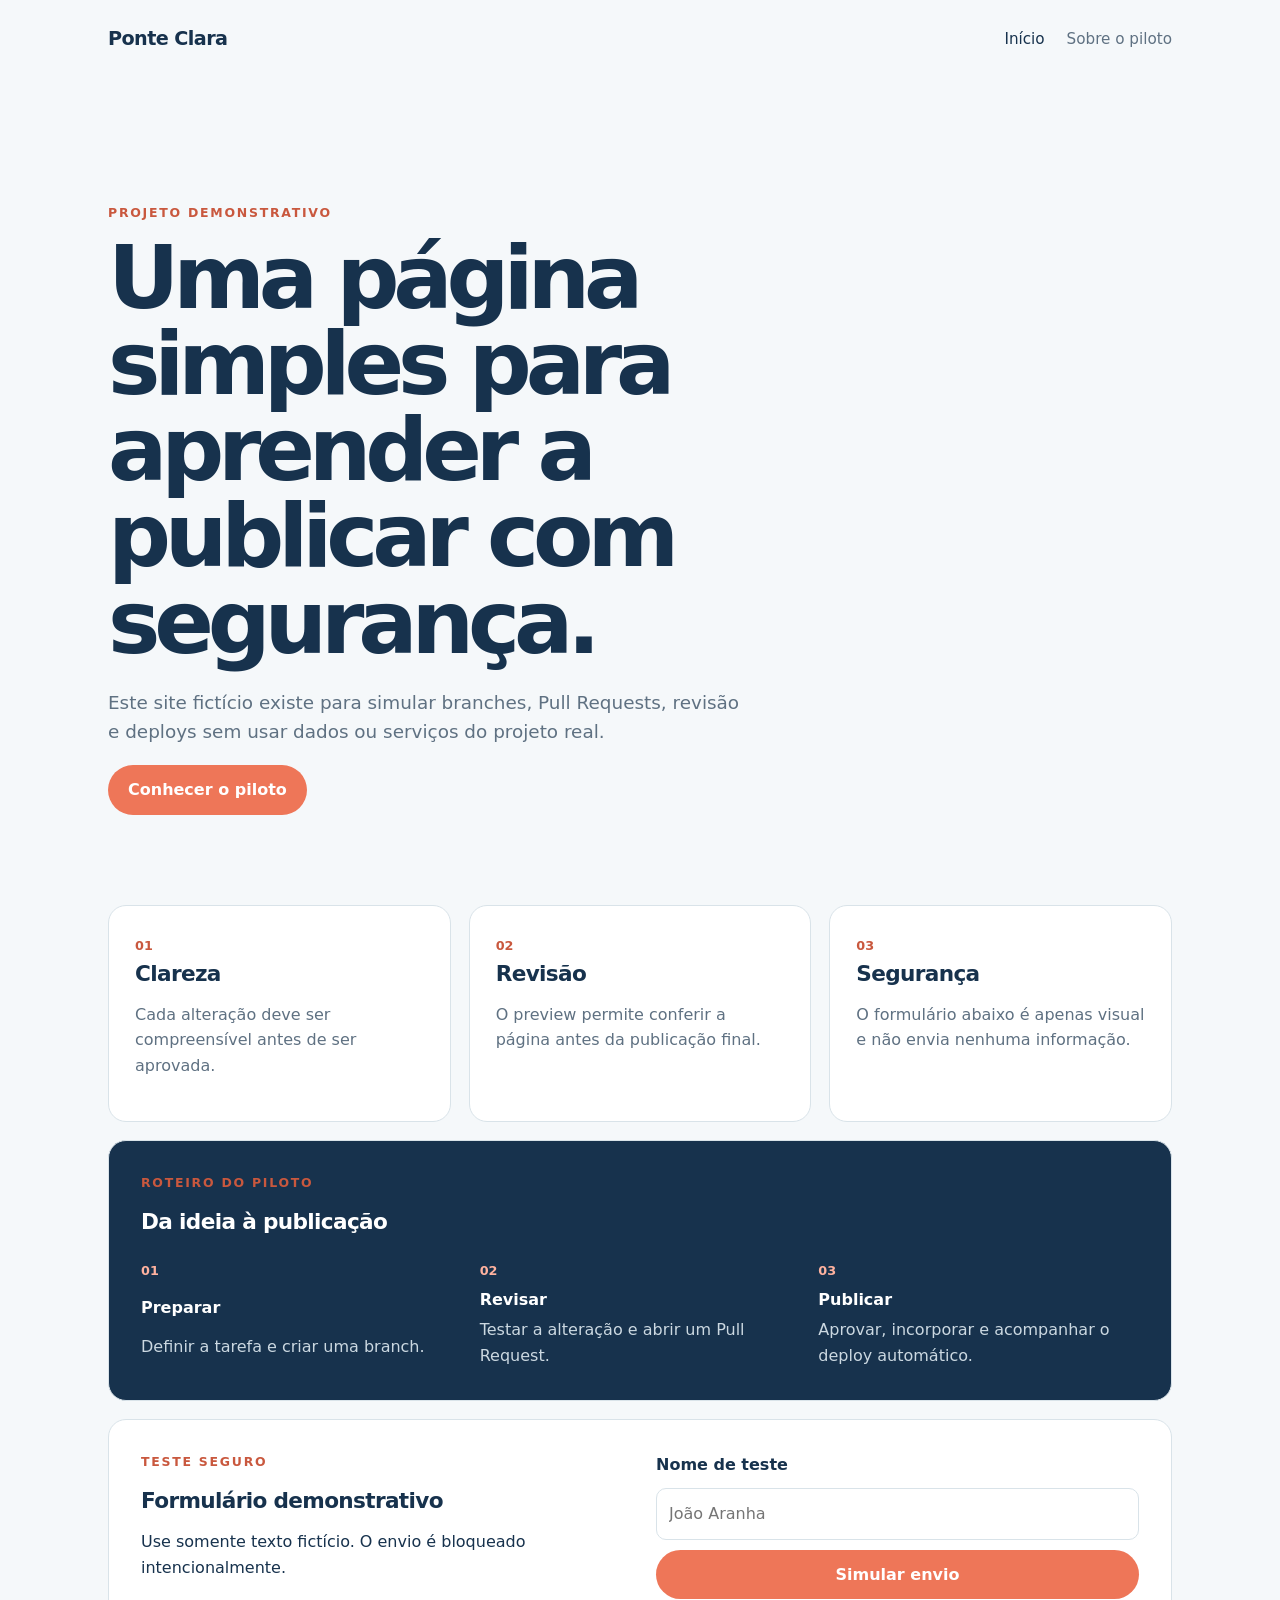
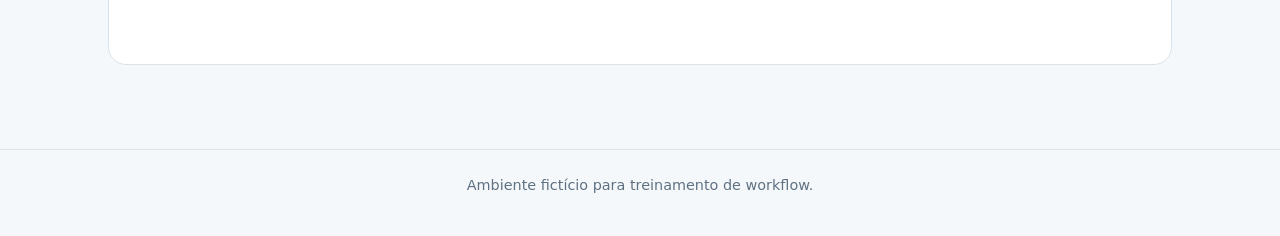
<file: index.html>
<!doctype html>
<html lang="pt-BR">
  <head>
    <meta charset="utf-8" />
    <meta name="viewport" content="width=device-width, initial-scale=1" />
    <meta name="description" content="Landing page demonstrativa para treinamento de fluxo de publicação." />
    <title>Ponte Clara | Projeto demonstrativo</title>
    <link rel="stylesheet" href="styles.css" />
  </head>
  <body>
    <header class="site-header">
      <a class="brand" href="index.html">Ponte Clara</a>
      <nav aria-label="Navegação principal">
        <a href="index.html" aria-current="page">Início</a>
        <a href="sobre.html">Sobre o piloto</a>
      </nav>
    </header>

    <main>
      <section class="hero" aria-labelledby="hero-title">
        <p class="eyebrow">Projeto demonstrativo</p>
        <h1 id="hero-title">Uma página simples para aprender a publicar com segurança.</h1>
        <p class="hero-text">
          Este site fictício existe para simular branches, Pull Requests, revisão e deploys
          sem usar dados ou serviços do projeto real.
        </p>
        <a class="button" href="sobre.html">Conhecer o piloto</a>
      </section>

      <section class="cards" aria-label="Características do projeto">
        <article class="card">
          <span class="card-number">01</span>
          <h2>Clareza</h2>
          <p>Cada alteração deve ser compreensível antes de ser aprovada.</p>
        </article>
        <article class="card">
          <span class="card-number">02</span>
          <h2>Revisão</h2>
          <p>O preview permite conferir a página antes da publicação final.</p>
        </article>
        <article class="card">
          <span class="card-number">03</span>
          <h2>Segurança</h2>
          <p>O formulário abaixo é apenas visual e não envia nenhuma informação.</p>
        </article>
      </section>

      <section class="workflow" aria-labelledby="workflow-title">
        <p class="eyebrow">Roteiro do piloto</p>
        <h2 id="workflow-title">Da ideia à publicação</h2>
        <ol>
          <li><strong>Preparar</strong><span>Definir a tarefa e criar uma branch.</span></li>
          <li><strong>Revisar</strong><span>Testar a alteração e abrir um Pull Request.</span></li>
          <li><strong>Publicar</strong><span>Aprovar, incorporar e acompanhar o deploy automático.</span></li>
        </ol>
      </section>

      <section class="demo-form" aria-labelledby="form-title">
        <div>
          <p class="eyebrow">Teste seguro</p>
          <h2 id="form-title">Formulário demonstrativo</h2>
          <p>Use somente texto fictício. O envio é bloqueado intencionalmente.</p>
        </div>
        <form id="demo-form">
          <label for="visitor-name">Nome de teste</label>
          <input id="visitor-name" name="visitor-name" type="text" placeholder="João Aranha" required />
          <button class="button" type="submit">Simular envio</button>
          <p id="form-message" class="form-message" role="status" aria-live="polite"></p>
        </form>
      </section>
    </main>

    <footer class="site-footer">
      <p>Ambiente fictício para treinamento de workflow.</p>
    </footer>

    <script>
      document.querySelector('#demo-form').addEventListener('submit', (event) => {
        event.preventDefault();
        document.querySelector('#form-message').textContent =
          'Simulação concluída: nenhum dado foi enviado.';
      });
    </script>
  </body>
</html>
</file>
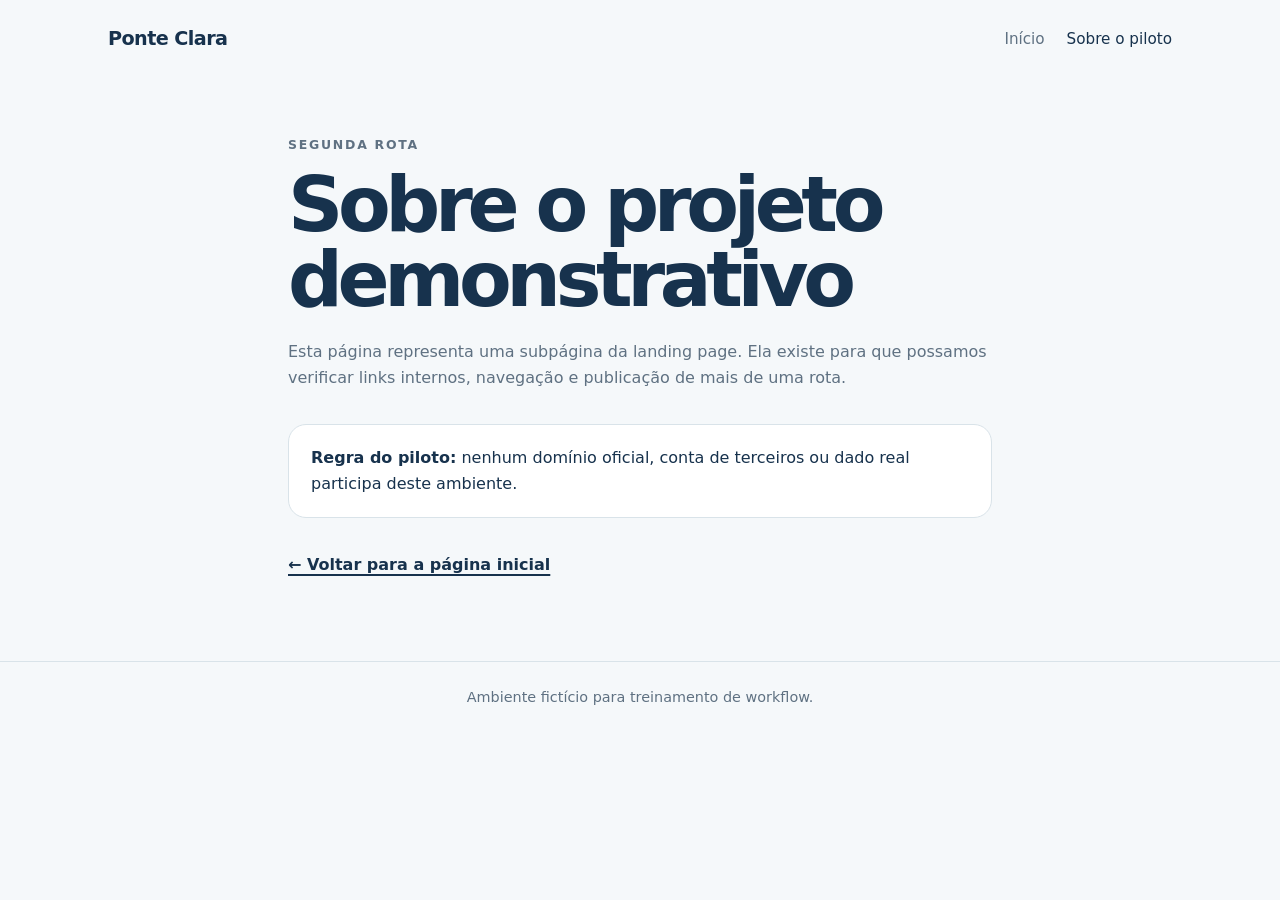
<file: sobre.html>
<!doctype html>
<html lang="pt-BR">
  <head>
    <meta charset="utf-8" />
    <meta name="viewport" content="width=device-width, initial-scale=1" />
    <meta name="description" content="Sobre o projeto demonstrativo Ponte Clara." />
    <title>Sobre o piloto | Ponte Clara</title>
    <link rel="stylesheet" href="styles.css" />
  </head>
  <body>
    <header class="site-header">
      <a class="brand" href="index.html">Ponte Clara</a>
      <nav aria-label="Navegação principal">
        <a href="index.html">Início</a>
        <a href="sobre.html" aria-current="page">Sobre o piloto</a>
      </nav>
    </header>

    <main class="page-content">
      <p class="eyebrow">Segunda rota</p>
      <h1>Sobre o projeto demonstrativo</h1>
      <p>
        Esta página representa uma subpágina da landing page. Ela existe para que possamos
        verificar links internos, navegação e publicação de mais de uma rota.
      </p>
      <div class="note">
        <strong>Regra do piloto:</strong> nenhum domínio oficial, conta de terceiros ou dado real
        participa deste ambiente.
      </div>
      <a class="text-link" href="index.html">← Voltar para a página inicial</a>
    </main>

    <footer class="site-footer">
      <p>Ambiente fictício para treinamento de workflow.</p>
    </footer>
  </body>
</html>
</file>
<file: styles.css>
:root {
  color-scheme: light;
  --ink: #17324d;
  --muted: #5f7182;
  --paper: #f5f8fa;
  --surface: #ffffff;
  --accent: #ee7658;
  --accent-dark: #c9583e;
  --line: #d9e3e9;
}

* { box-sizing: border-box; }

body {
  margin: 0;
  min-width: 320px;
  color: var(--ink);
  background: var(--paper);
  font-family: Inter, ui-sans-serif, system-ui, -apple-system, BlinkMacSystemFont, "Segoe UI", sans-serif;
  line-height: 1.6;
}

a { color: inherit; }

.site-header {
  display: flex;
  align-items: center;
  justify-content: space-between;
  max-width: 1120px;
  margin: 0 auto;
  padding: 24px 28px;
}

.brand { font-size: 1.2rem; font-weight: 800; text-decoration: none; letter-spacing: -0.03em; }
nav { display: flex; gap: 22px; color: var(--muted); font-size: 0.95rem; }
nav a { text-decoration: none; }
nav a:hover, nav a[aria-current="page"] { color: var(--ink); }

main { max-width: 1120px; margin: 0 auto; padding: 56px 28px 84px; }
.hero { max-width: 760px; padding: 68px 0 90px; }
.eyebrow { margin: 0 0 12px; color: var(--accent-dark); font-size: 0.78rem; font-weight: 800; letter-spacing: 0.14em; text-transform: uppercase; }
h1, h2, p { margin-top: 0; }
h1 { max-width: 780px; margin-bottom: 22px; font-size: clamp(2.6rem, 7vw, 5.5rem); line-height: 0.98; letter-spacing: -0.07em; }
h2 { margin-bottom: 10px; font-size: 1.35rem; letter-spacing: -0.03em; }
.hero-text { max-width: 640px; color: var(--muted); font-size: 1.15rem; }
.button { display: inline-block; border: 0; border-radius: 999px; padding: 12px 20px; color: #fff; background: var(--accent); font: inherit; font-weight: 750; text-decoration: none; cursor: pointer; }
.button:hover { background: var(--accent-dark); }
.cards { display: grid; grid-template-columns: repeat(3, 1fr); gap: 18px; }
.card, .demo-form, .note { border: 1px solid var(--line); border-radius: 18px; background: var(--surface); }
.card { min-height: 190px; padding: 26px; }
.card-number { color: var(--accent-dark); font-size: 0.8rem; font-weight: 800; }
.card p, .page-content > p { color: var(--muted); }
.workflow { margin-top: 18px; border: 1px solid var(--line); border-radius: 18px; padding: 32px; background: var(--ink); color: #fff; }
.workflow h2 { margin-bottom: 22px; }
.workflow ol { display: grid; grid-template-columns: repeat(3, 1fr); gap: 18px; margin: 0; padding: 0; list-style: none; counter-reset: steps; }
.workflow li { display: grid; gap: 5px; counter-increment: steps; }
.workflow li::before { content: "0" counter(steps); color: #ffb29f; font-size: 0.8rem; font-weight: 800; }
.workflow li span { color: #cbd8e1; }
.demo-form { display: grid; grid-template-columns: 1fr 1fr; gap: 32px; margin-top: 18px; padding: 32px; }
form { display: grid; align-content: center; gap: 10px; }
label { font-weight: 700; }
input { width: 100%; border: 1px solid var(--line); border-radius: 10px; padding: 12px; font: inherit; }
.form-message { min-height: 1.6em; margin: 0; color: var(--accent-dark); font-size: 0.9rem; }
.page-content { max-width: 760px; }
.page-content h1 { font-size: clamp(2.6rem, 6vw, 5rem); }
.note { margin: 34px 0; padding: 20px 22px; }
.text-link { font-weight: 750; text-decoration-thickness: 2px; text-underline-offset: 4px; }
.site-footer { border-top: 1px solid var(--line); padding: 24px 28px; color: var(--muted); text-align: center; font-size: 0.9rem; }

@media (max-width: 700px) {
  .site-header { align-items: flex-start; gap: 18px; }
  nav { flex-direction: column; gap: 4px; text-align: right; }
  main { padding-top: 28px; }
  .hero { padding: 42px 0 58px; }
  .cards, .demo-form { grid-template-columns: 1fr; }
  .workflow ol { grid-template-columns: 1fr; }
}
</file>
